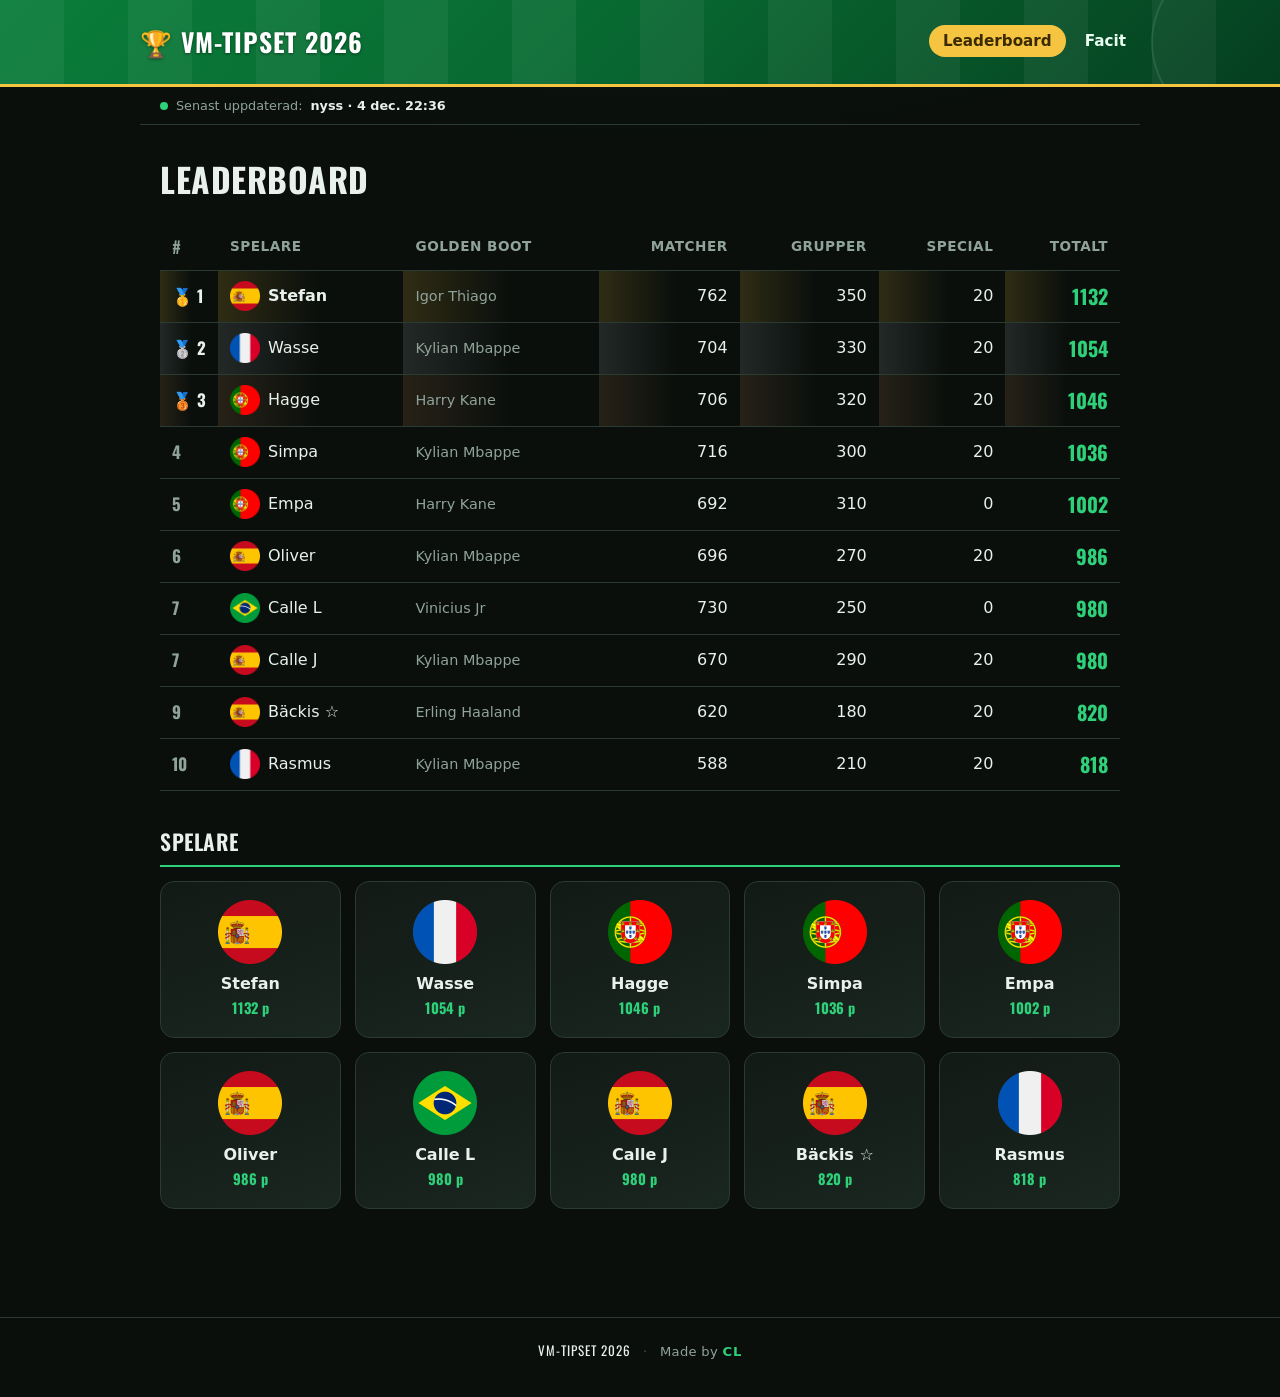
<file: index.html>
<!DOCTYPE html>
<html lang="sv">
<head>
  <meta charset="UTF-8" />
  <meta name="viewport" content="width=device-width, initial-scale=1.0" />
  <title>VM-tipset 2026 · Leaderboard</title>
  <link rel="stylesheet" href="css/style.css" />
</head>
<body>
  <header class="site-header">
    <div class="wrap">
      <div class="brand"><span class="ball">🏆</span>VM-tipset 2026</div>
      <nav class="main">
        <a href="index.html" class="active">Leaderboard</a>
        <a href="facit.html">Facit</a>
      </nav>
    </div>
  </header>

  <div class="update-bar" id="update-bar">
    <span class="dot-live"></span>
    Senast uppdaterad: <span id="last-updated">…</span>
  </div>

  <main>
    <h1>Leaderboard</h1>

    <table id="leaderboard">
      <thead>
        <tr>
          <th class="lb-rank">#</th>
          <th>Spelare</th>
          <th>Golden Boot</th>
          <th class="num hide-sm">Matcher</th>
          <th class="num hide-sm">Grupper</th>
          <th class="num hide-sm">Special</th>
          <th class="num">Totalt</th>
        </tr>
      </thead>
      <tbody><!-- fylls av JS --></tbody>
    </table>

    <h2>Spelare</h2>
    <div class="cards" id="player-cards"><!-- fylls av JS --></div>
  </main>

  <footer class="site-footer">
    <span class="ft-brand">VM-tipset 2026</span>
    <span class="ft-sep">·</span>
    <span>Made by <strong>CL</strong></span>
  </footer>

  <script src="js/config.js"></script>
  <script src="js/facit.js"></script>
  <script src="js/players.js"></script>
  <script src="js/scoring.js"></script>
  <script src="js/leaderboard-page.js"></script>
  <script src="js/last-updated.js"></script>
</body>
</html>
</file>
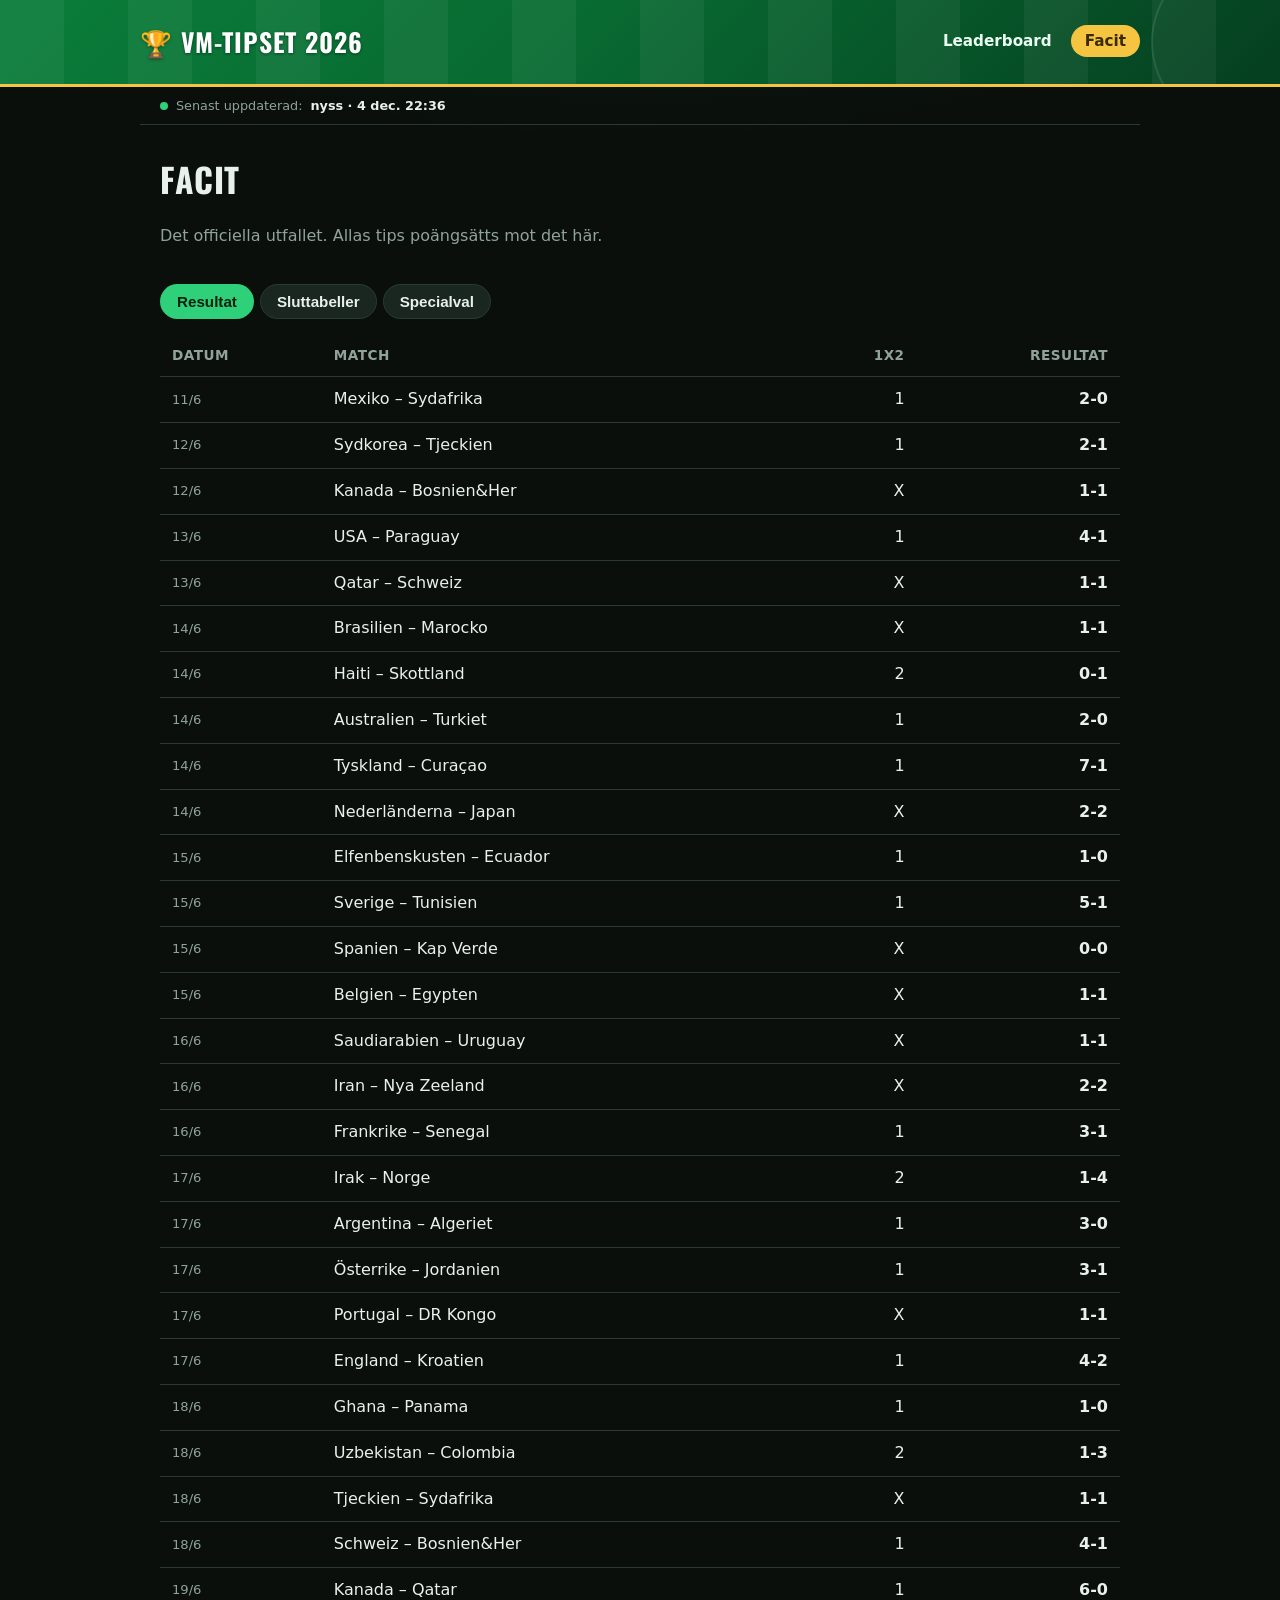
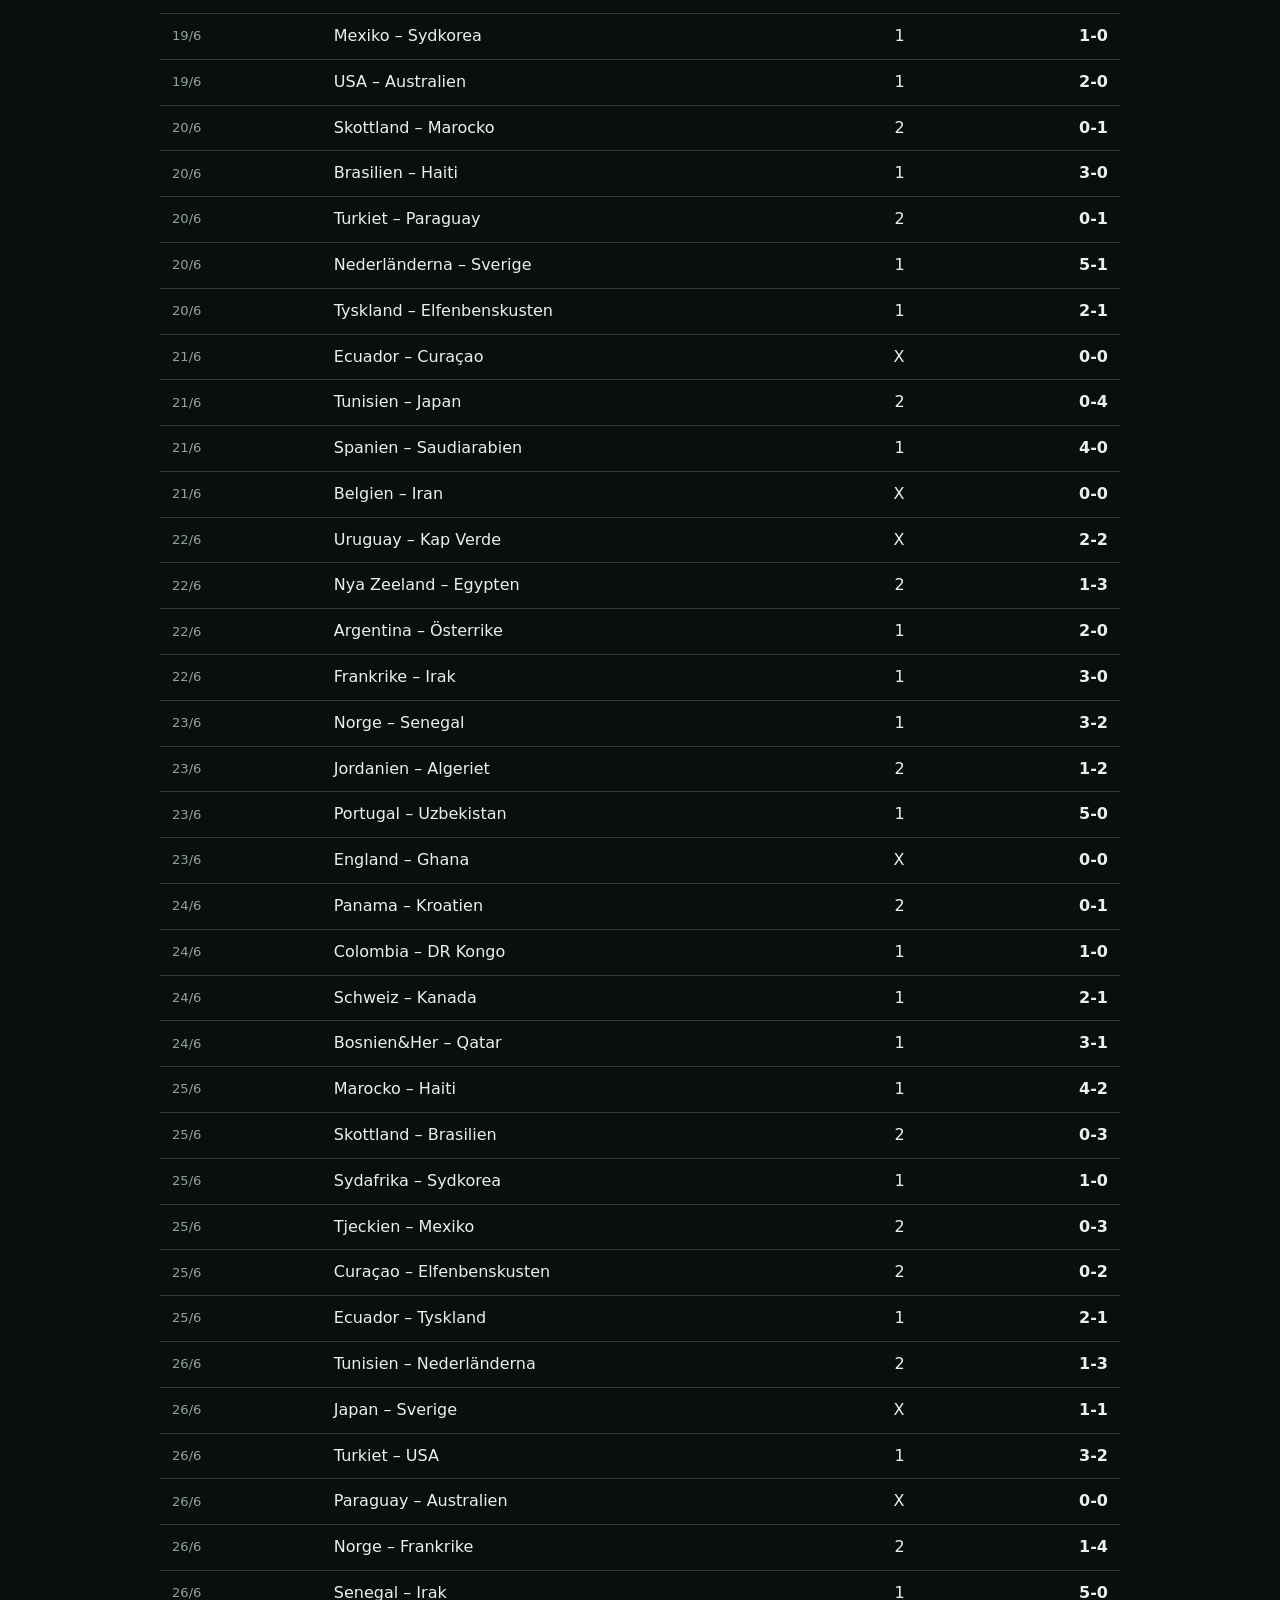
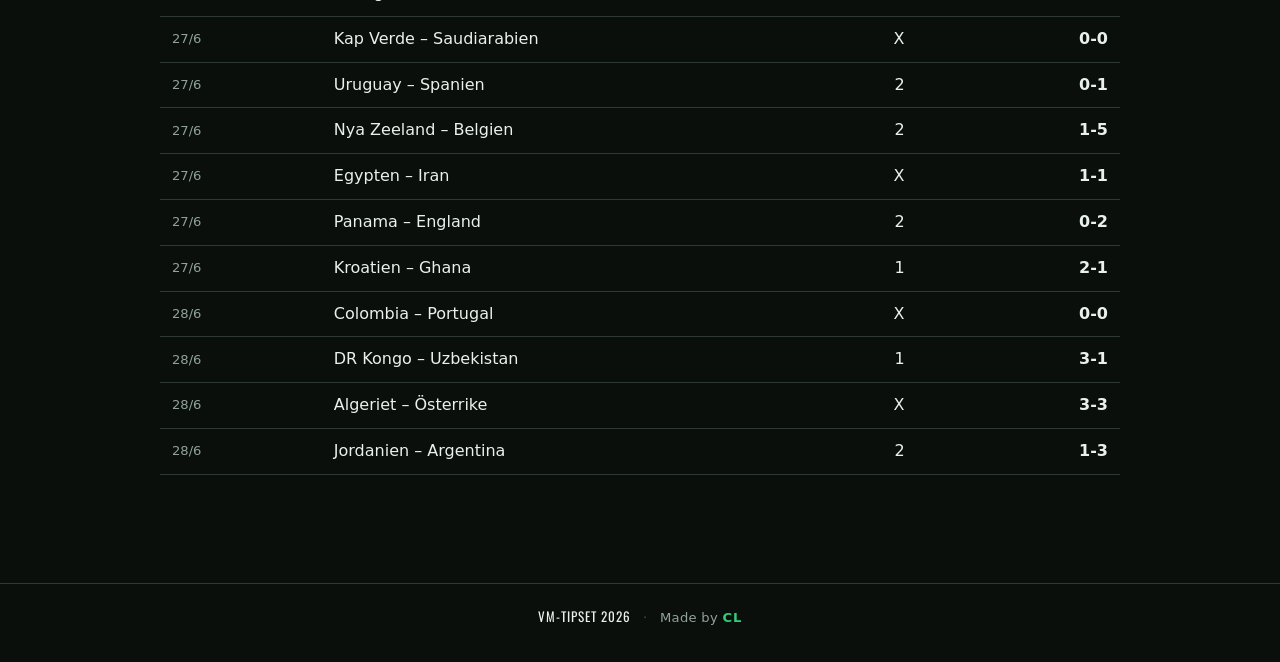
<file: facit.html>
<!DOCTYPE html>
<html lang="sv">
<head>
  <meta charset="UTF-8" />
  <meta name="viewport" content="width=device-width, initial-scale=1.0" />
  <title>VM-tipset 2026 · Facit</title>
  <link rel="stylesheet" href="css/style.css" />
</head>
<body>
  <header class="site-header">
    <div class="wrap">
      <div class="brand"><a href="index.html" style="color:inherit"><span class="ball">🏆</span>VM-tipset 2026</a></div>
      <nav class="main">
        <a href="index.html">Leaderboard</a>
        <a href="facit.html" class="active">Facit</a>
      </nav>
    </div>
  </header>

  <div class="update-bar" id="update-bar">
    <span class="dot-live"></span>
    Senast uppdaterad: <span id="last-updated">…</span>
  </div>

  <main id="facit-main">
    <!-- fylls av JS -->
  </main>

  <footer class="site-footer">
    <span class="ft-brand">VM-tipset 2026</span>
    <span class="ft-sep">·</span>
    <span>Made by <strong>CL</strong></span>
  </footer>

  <script src="js/config.js"></script>
  <script src="js/facit.js"></script>
  <script src="js/scoring.js"></script>
  <script src="js/facit-page.js"></script>
  <script src="js/last-updated.js"></script>
</body>
</html>
</file>
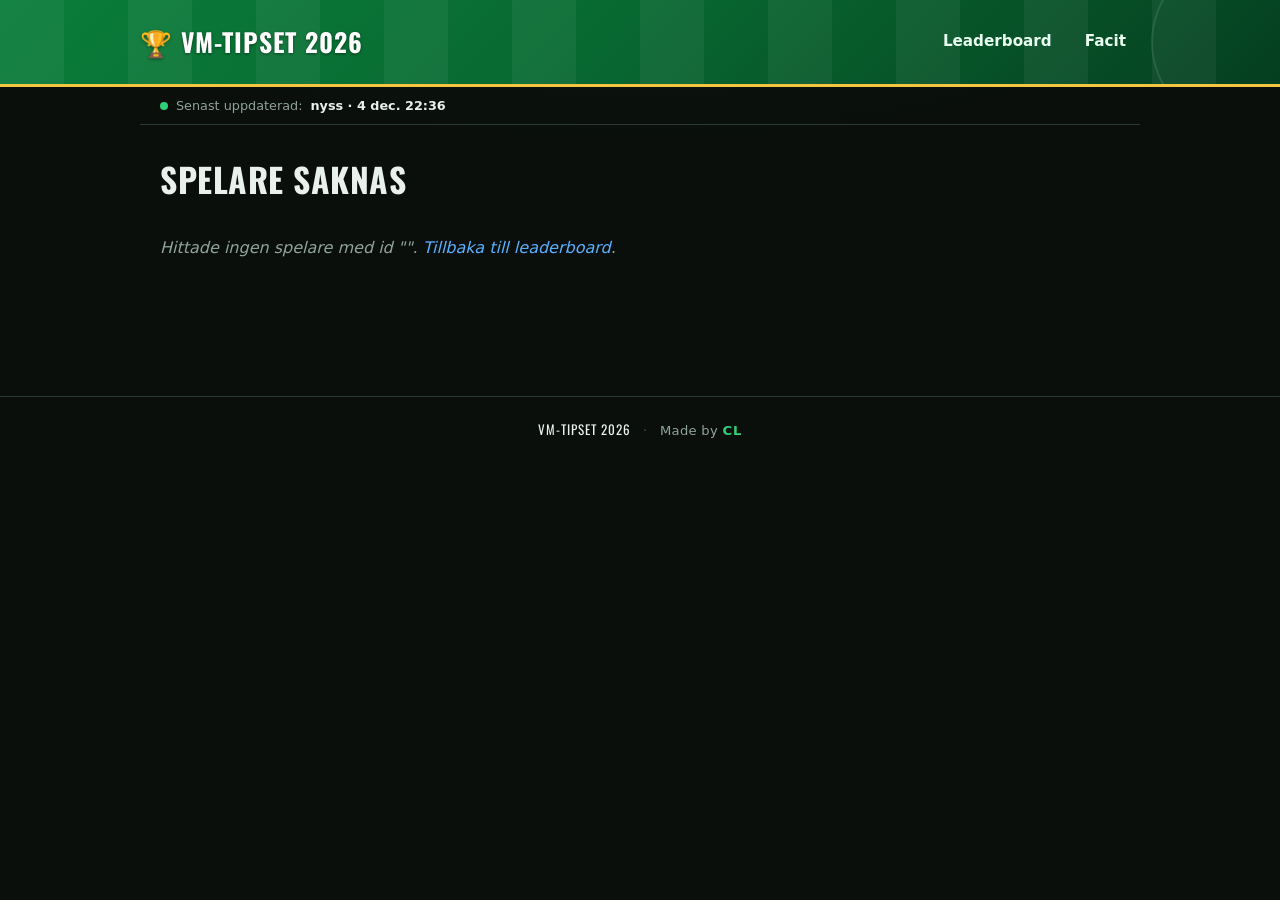
<file: spelare.html>
<!DOCTYPE html>
<html lang="sv">
<head>
  <meta charset="UTF-8" />
  <meta name="viewport" content="width=device-width, initial-scale=1.0" />
  <title>VM-tipset 2026 · Spelare</title>
  <link rel="stylesheet" href="css/style.css" />
</head>
<body>
  <header class="site-header">
    <div class="wrap">
      <div class="brand"><a href="index.html" style="color:inherit"><span class="ball">🏆</span>VM-tipset 2026</a></div>
      <nav class="main">
        <a href="index.html">Leaderboard</a>
        <a href="facit.html">Facit</a>
      </nav>
    </div>
  </header>

  <div class="update-bar" id="update-bar">
    <span class="dot-live"></span>
    Senast uppdaterad: <span id="last-updated">…</span>
  </div>

  <main id="player-main">
    <!-- fylls av JS -->
  </main>

  <footer class="site-footer">
    <span class="ft-brand">VM-tipset 2026</span>
    <span class="ft-sep">·</span>
    <span>Made by <strong>CL</strong></span>
  </footer>

  <script src="js/config.js"></script>
  <script src="js/facit.js"></script>
  <script src="js/players.js"></script>
  <script src="js/scoring.js"></script>
  <script src="js/player-page.js"></script>
  <script src="js/last-updated.js"></script>
</body>
</html>
</file>
<file: css/style.css>
@import url('https://fonts.googleapis.com/css2?family=Oswald:wght@500;600;700&display=swap');

:root {
  --bg: #0a0f0c;
  --surface: #121a15;
  --surface-2: #1a2620;
  --border: #2b3a32;
  --text: #e9f1ec;
  --muted: #90a39a;
  --accent: #2fd07a;
  --accent-2: #5ab0ff;
  --gold: #f5c542;
  --silver: #ccd6df;
  --bronze: #d6915a;
  --hit: #2ea04330;
  --hit-border: #3fb95077;
  --partial: #d2992230;
  --partial-border: #f0c14b77;
  --display: "Oswald", system-ui, -apple-system, sans-serif;
}

* { box-sizing: border-box; }

body {
  margin: 0;
  font-family: system-ui, -apple-system, "Segoe UI", Roboto, sans-serif;
  background: var(--bg);
  background-image: radial-gradient(1100px 520px at 50% -220px, rgba(47, 208, 122, 0.10), transparent 70%);
  background-attachment: fixed;
  color: var(--text);
  line-height: 1.55;
}

a { color: var(--accent-2); text-decoration: none; }
a:hover { text-decoration: underline; }

/* --- Header / nav (fotbollsplan-tema) --- */
.site-header {
  position: relative;
  overflow: hidden;
  background: linear-gradient(135deg, #0a7d3a 0%, #086a31 45%, #053f20 100%);
  border-bottom: 3px solid var(--gold);
  padding: 22px 20px;
}
.site-header::before {
  content: "";
  position: absolute; inset: 0;
  background: repeating-linear-gradient(90deg, rgba(255,255,255,.05) 0 64px, rgba(255,255,255,0) 64px 128px);
  pointer-events: none;
}
.site-header::after {
  content: "";
  position: absolute; right: -45px; top: 50%; transform: translateY(-50%);
  width: 170px; height: 170px; border-radius: 50%;
  border: 2px solid rgba(255,255,255,.10);
  pointer-events: none;
}
.site-header .wrap {
  position: relative; z-index: 1;
  max-width: 1000px;
  margin: 0 auto;
  display: flex;
  align-items: center;
  justify-content: space-between;
  flex-wrap: wrap;
  gap: 12px;
}
.brand {
  font-family: var(--display);
  font-size: 1.6rem; font-weight: 700; letter-spacing: 1px;
  text-transform: uppercase; color: #fff;
  text-shadow: 0 1px 3px rgba(0,0,0,.45);
}
.brand a { color: inherit; }
.brand .ball { margin-right: 8px; }
nav.main a {
  color: #eafff1;
  padding: 7px 14px;
  border-radius: 999px;
  font-weight: 600;
  font-size: .95rem;
}
nav.main a:hover { background: rgba(255,255,255,.16); text-decoration: none; }
nav.main a.active { background: var(--gold); color: #3a2a00; }

/* --- "Senast uppdaterad"-bar --- */
.update-bar {
  max-width: 1000px;
  margin: 0 auto;
  padding: 9px 20px;
  display: flex;
  align-items: center;
  gap: 8px;
  font-size: .8rem;
  color: var(--muted);
  border-bottom: 1px solid var(--border);
}
.update-bar #last-updated { color: var(--text); font-weight: 600; }
.dot-live {
  width: 8px; height: 8px; border-radius: 50%;
  background: var(--accent); flex: 0 0 auto;
  animation: dot-pulse 2s infinite;
}
@keyframes dot-pulse {
  0%   { box-shadow: 0 0 0 0 rgba(47, 208, 122, .5); }
  70%  { box-shadow: 0 0 0 7px rgba(47, 208, 122, 0); }
  100% { box-shadow: 0 0 0 0 rgba(47, 208, 122, 0); }
}

main { max-width: 1000px; margin: 0 auto; padding: 28px 20px 60px; }

h1 {
  font-family: var(--display);
  margin: 0 0 18px; font-size: 2.1rem; font-weight: 700;
  text-transform: uppercase; letter-spacing: .5px;
}
.subtitle { color: var(--muted); margin: 0 0 24px; }
h2 {
  font-family: var(--display);
  margin: 34px 0 14px; font-size: 1.35rem; font-weight: 600;
  text-transform: uppercase; letter-spacing: .5px;
  border-bottom: 2px solid var(--accent); padding-bottom: 7px;
}

/* --- Tabeller --- */
table { border-collapse: collapse; width: 100%; }
th, td { padding: 10px 12px; text-align: left; border-bottom: 1px solid var(--border); }
th { color: var(--muted); font-weight: 600; font-size: .85rem; text-transform: uppercase; letter-spacing: .5px; }
tbody tr:hover { background: var(--surface-2); }
.num { text-align: right; font-variant-numeric: tabular-nums; }

/* --- Leaderboard --- */
.lb-rank { width: 58px; font-family: var(--display); font-weight: 700; font-size: 1.05rem; color: var(--muted); }
.lb-total { font-family: var(--display); font-weight: 700; font-size: 1.25rem; color: var(--accent); }
.lb-gb { color: var(--muted); font-size: .9rem; }
.avatar { font-size: 1.2rem; margin-right: 8px; }

/* Pall: guld/silver/brons efter PLACERING (delas vid lika poäng) */
.lb-medal-1 td { background: linear-gradient(90deg, rgba(245,197,66,.16), transparent 55%); }
.lb-medal-2 td { background: linear-gradient(90deg, rgba(204,214,223,.13), transparent 55%); }
.lb-medal-3 td { background: linear-gradient(90deg, rgba(214,145,90,.14), transparent 55%); }
.lb-medal-1 .lb-rank, .lb-medal-2 .lb-rank, .lb-medal-3 .lb-rank { color: var(--text); }
.lb-medal-1 .lb-rank::before { content: "🥇 "; }
.lb-medal-2 .lb-rank::before { content: "🥈 "; }
.lb-medal-3 .lb-rank::before { content: "🥉 "; }
.lb-medal-1 td:nth-child(2) a { font-weight: 700; }
#leaderboard a { color: var(--text); }
#leaderboard a:hover { color: var(--accent); text-decoration: none; }

/* Flaggikoner / loggor (spelarens tippade vinnare).
   Kvadratisk ruta + contain = hela (runda) formen får plats utan beskärning. */
.flag-icon {
  width: 30px; height: 30px; object-fit: contain;
  margin-right: 8px; vertical-align: middle;
}
.flag-icon-card { width: 64px; height: 64px; margin-right: 0; }
.flag-icon-big { width: 76px; height: 76px; margin-right: 0; }

/* --- Kort --- */
.cards { display: grid; grid-template-columns: repeat(auto-fill, minmax(170px, 1fr)); gap: 14px; }
.card {
  background: linear-gradient(160deg, var(--surface), var(--surface-2));
  border: 1px solid var(--border);
  border-radius: 14px;
  padding: 18px 16px;
  display: block;
  text-align: center;
  color: var(--text);
  transition: transform .12s ease, border-color .12s ease, box-shadow .12s ease;
}
.card:hover {
  border-color: var(--accent);
  transform: translateY(-3px);
  box-shadow: 0 10px 22px rgba(0,0,0,.35);
  text-decoration: none;
}
.card .av { font-size: 1.8rem; min-height: 52px; display: flex; align-items: center; justify-content: center; }
.card .nm { font-weight: 700; margin-top: 8px; }
.card .pts { color: var(--accent); font-weight: 700; font-size: .9rem; font-family: var(--display); }

/* --- Profil --- */
.profile {
  display: flex; align-items: center; gap: 18px;
  background: linear-gradient(160deg, var(--surface), var(--surface-2));
  border: 1px solid var(--border);
  border-left: 4px solid var(--accent);
  border-radius: 14px; padding: 20px; margin-bottom: 8px;
}
.profile h1 { margin: 0 0 4px; }
.profile .big-av { font-size: 2.6rem; }
.profile .pts-pills { display: flex; gap: 8px; flex-wrap: wrap; margin-top: 6px; }
.pill { background: var(--surface-2); border: 1px solid var(--border); border-radius: 999px; padding: 4px 12px; font-size: .82rem; }
.pill.total { background: var(--accent); color: #06210c; border-color: transparent; font-weight: 700; }

/* --- Match-/grupp-utfall --- */
.score-cell { font-variant-numeric: tabular-nums; font-weight: 600; }
tr.r-score td { background: var(--hit); }
tr.r-outcome td { background: var(--partial); }
.tag { font-size: .72rem; padding: 1px 7px; border-radius: 6px; border: 1px solid var(--border); color: var(--muted); }
.tag.score { background: var(--hit); border-color: var(--hit-border); color: var(--accent); }
.tag.outcome { background: var(--partial); border-color: var(--partial-border); color: var(--gold); }
.tag.pending { opacity: .6; }

.group-block { margin-bottom: 20px; }
.group-block h3 { font-family: var(--display); font-weight: 600; letter-spacing: .5px; margin: 0 0 8px; font-size: 1.05rem; }
.group-grid { display: grid; grid-template-columns: repeat(auto-fit, minmax(280px, 1fr)); gap: 18px; }
ol.standings { margin: 0; padding-left: 22px; }
ol.standings li { padding: 2px 0; }
ol.standings li.hit { color: var(--accent); font-weight: 600; }

.special-list { list-style: none; padding: 0; margin: 0; }
.special-list li { display: flex; justify-content: space-between; padding: 8px 0; border-bottom: 1px solid var(--border); }
.special-list .q { color: var(--muted); }

.empty { color: var(--muted); font-style: italic; padding: 12px 0; }

/* --- Sidfot --- */
.site-footer {
  margin-top: 48px;
  padding: 22px 20px 34px;
  border-top: 1px solid var(--border);
  text-align: center;
  color: var(--muted);
  font-size: .82rem;
  letter-spacing: .3px;
}
.site-footer .ft-brand { font-family: var(--display); text-transform: uppercase; letter-spacing: 1px; color: var(--text); }
.site-footer .ft-sep { margin: 0 8px; opacity: .45; }
.site-footer strong { color: var(--accent); font-weight: 700; letter-spacing: 1px; }

/* --- Tabbar --- */
.tabs {
  position: sticky; top: 0; z-index: 5;
  display: flex; gap: 6px;
  background: var(--bg);
  padding: 12px 0;
  margin: 8px 0 4px;
  overflow-x: auto;
  -webkit-overflow-scrolling: touch;
}
.tabs button {
  flex: 0 0 auto;
  background: var(--surface-2);
  color: var(--text);
  border: 1px solid var(--border);
  border-radius: 999px;
  padding: 8px 16px;
  font-size: .95rem;
  font-weight: 600;
  cursor: pointer;
  white-space: nowrap;
}
.tabs button.active { background: var(--accent); color: #06210c; border-color: transparent; }
.tab-panel[hidden] { display: none; }

/* Tabell-omslag som tillåter sidoscroll på smala skärmar */
.table-wrap { overflow-x: auto; -webkit-overflow-scrolling: touch; }
.date-cell { color: var(--muted); font-size: .82rem; white-space: nowrap; }

/* --- Admin --- */
.admin-toolbar {
  display: flex; flex-wrap: wrap; gap: 12px; align-items: center;
  background: var(--surface); border: 1px solid var(--border);
  border-radius: 12px; padding: 14px; margin-bottom: 8px;
}
.admin-toolbar label { font-weight: 600; display: flex; align-items: center; gap: 8px; }
select, .sp-exact, .score-in {
  background: var(--surface-2); color: var(--text);
  border: 1px solid var(--border); border-radius: 8px;
  padding: 8px 10px; font-size: .95rem; font-family: inherit;
}
select:focus, .sp-exact:focus, .score-in:focus { outline: 2px solid var(--accent-2); }
.btn-primary, #copy, #download {
  background: var(--accent); color: #06210c; border: none;
  border-radius: 8px; padding: 9px 16px; font-weight: 700; font-size: .95rem; cursor: pointer;
}
#copy, #download { background: var(--surface-2); color: var(--text); border: 1px solid var(--border); }
.score-in { width: 52px; text-align: center; padding: 8px 4px; }
.dash { margin: 0 4px; color: var(--muted); }

.sp-row { display: flex; flex-wrap: wrap; align-items: center; gap: 10px; padding: 10px 0; border-bottom: 1px solid var(--border); }
.sp-row label { flex: 0 0 150px; font-weight: 600; }
.sp-row .sp-exact, .sp-row > select { flex: 1 1 220px; min-width: 180px; }
.sp-set-wrap { display: flex; flex-wrap: wrap; gap: 8px; flex: 1 1 220px; }
.sp-set-wrap select { flex: 1 1 120px; }

.grp-pos { display: flex; align-items: center; gap: 8px; margin: 6px 0; }
.grp-num { color: var(--muted); width: 18px; font-weight: 700; }
.grp-pos select { flex: 1; }

#output-box { margin-top: 28px; }
.output-actions { display: flex; align-items: center; gap: 10px; margin-bottom: 10px; }
.copy-status { color: var(--accent); font-weight: 600; }
#output {
  width: 100%; min-height: 260px; resize: vertical;
  background: #0a0e14; color: #c9d4e0; border: 1px solid var(--border);
  border-radius: 10px; padding: 12px; font-family: ui-monospace, Menlo, Consolas, monospace; font-size: .82rem;
}

/* --- Mobil --- */
@media (max-width: 640px) {
  main { padding: 16px 14px 48px; }
  h1 { font-size: 1.4rem; }
  .site-header { padding: 14px; }
  .site-header .wrap { gap: 8px; }
  .brand { font-size: 1.1rem; }
  nav.main a { padding: 6px 10px; font-size: .9rem; }
  th, td { padding: 8px 8px; font-size: .9rem; }
  .profile { padding: 14px; gap: 12px; }
  .profile .big-av { font-size: 2rem; }
  .group-grid { grid-template-columns: 1fr; gap: 12px; }
  .cards { grid-template-columns: repeat(auto-fill, minmax(130px, 1fr)); }
  /* Dölj datumkolumnen på riktigt små skärmar för att spara plats */
  .hide-sm { display: none; }
}
</file>
